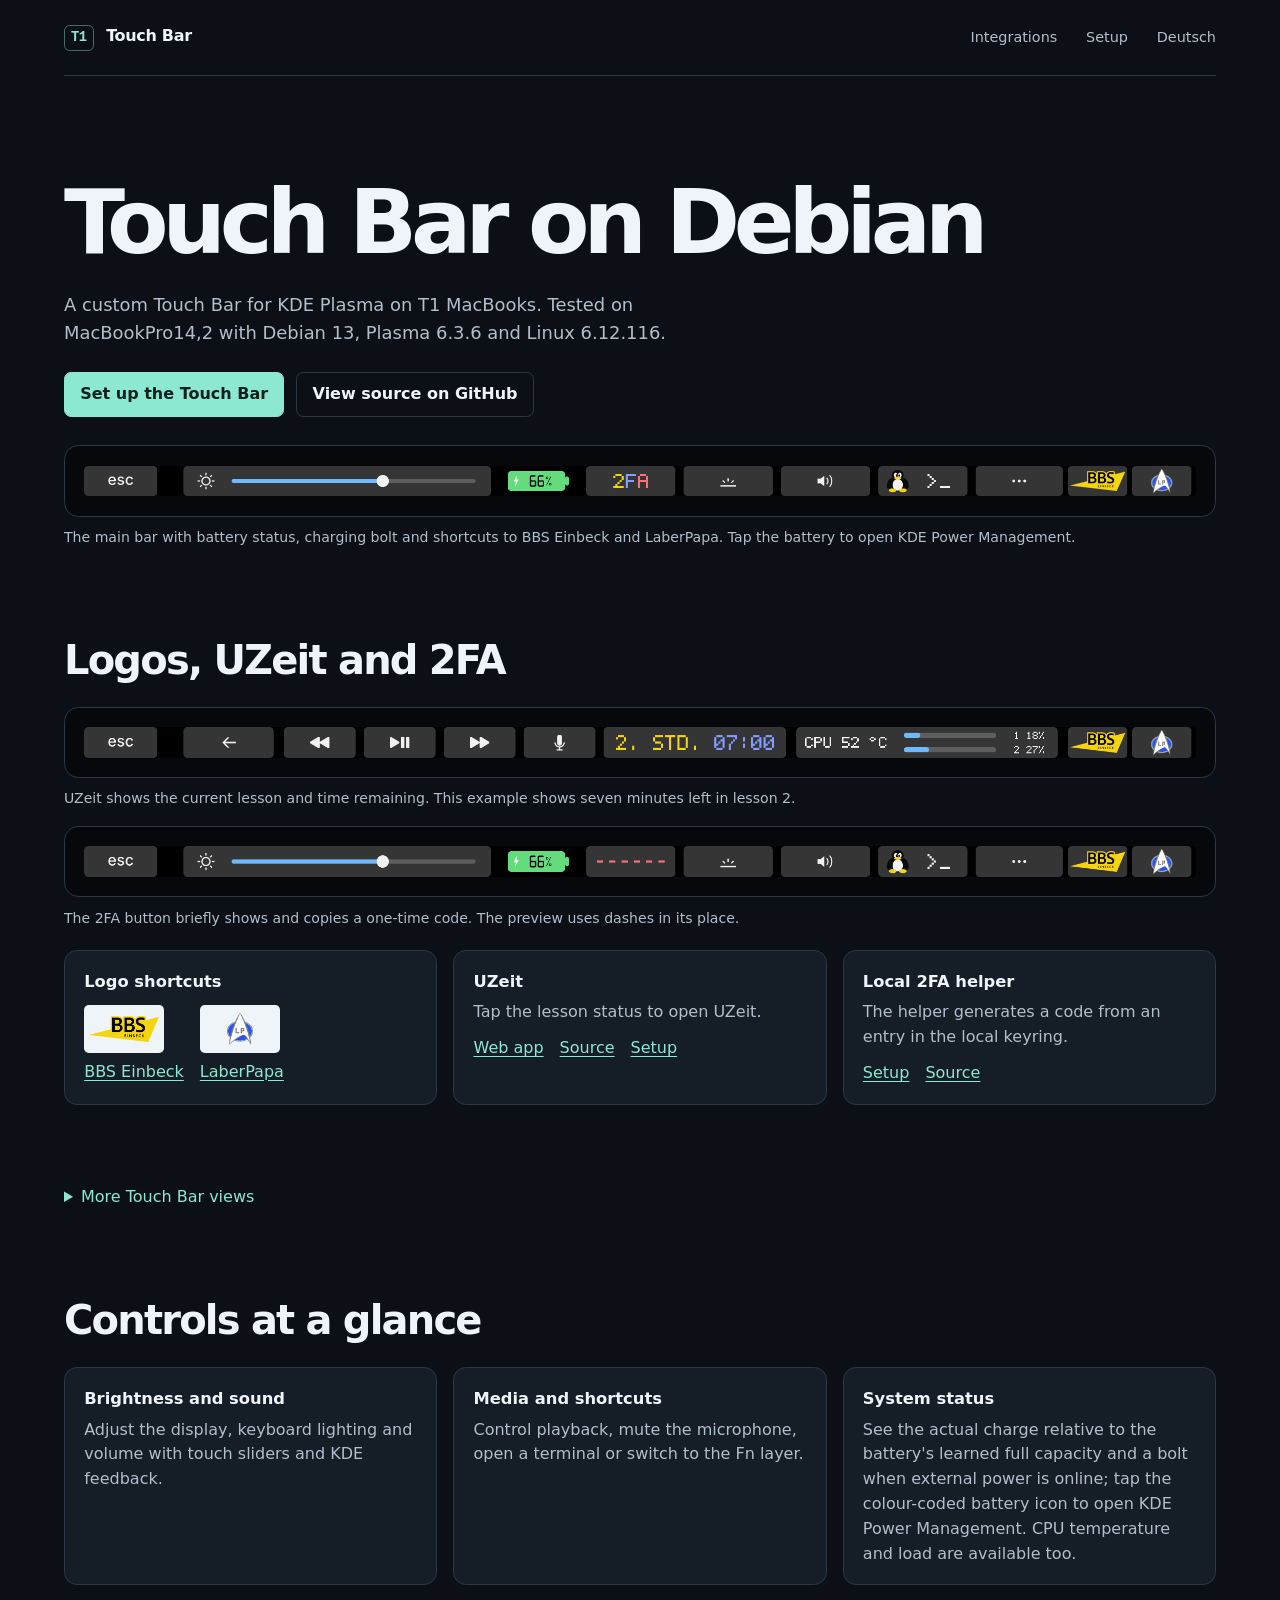
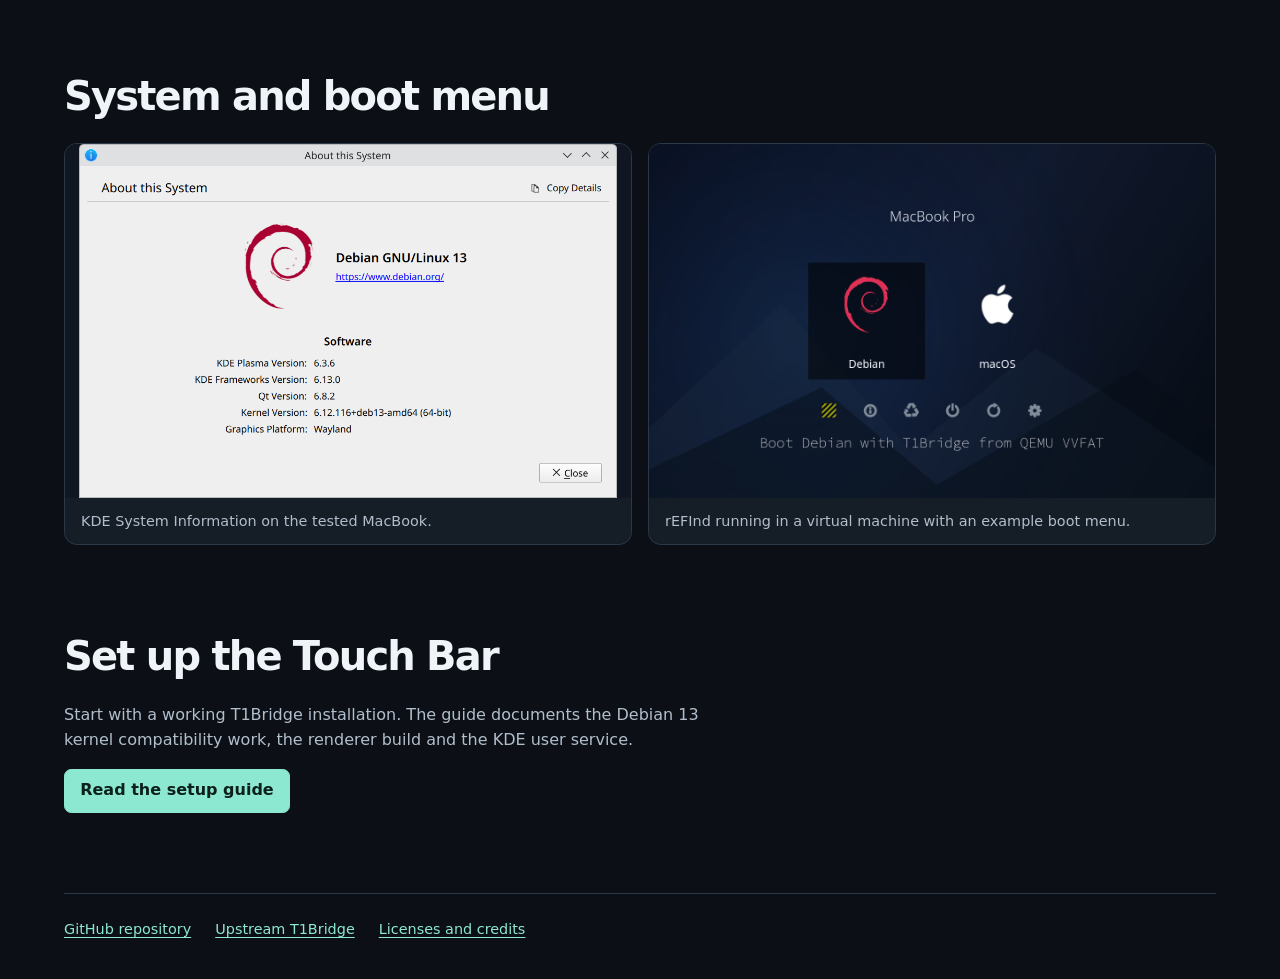
<file: docs/index.html>
<!doctype html>
<html lang="en">
<head>
  <meta charset="utf-8">
  <meta name="viewport" content="width=device-width, initial-scale=1">
  <meta name="description" content="A KDE Plasma Touch Bar renderer for T1 MacBooks running Debian.">
  <title>Touch Bar T1 for Debian and KDE</title>
  <link rel="stylesheet" href="style.css">
  <link rel="alternate" hreflang="de" href="de.html">
</head>
<body>
<header>
  <a class="brand" href="./"><span>T1</span> Touch Bar</a>
  <nav aria-label="Project navigation">
    <a href="#integrations">Integrations</a>
    <a href="#setup">Setup</a>
    <a href="de.html" lang="de" hreflang="de">Deutsch</a>
  </nav>
</header>
<main>
  <div class="hero">
    <h1>Touch Bar on Debian</h1>
    <p>A custom Touch Bar for KDE Plasma on T1 MacBooks. Tested on MacBookPro14,2 with Debian 13, Plasma 6.3.6 and Linux 6.12.116.</p>
    <div class="buttons">
      <a class="button primary" href="#setup">Set up the Touch Bar</a>
      <a class="button" href="https://github.com/mail896/touchbar_t1_project">View source on GitHub</a>
    </div>
  </div>
  <figure>
    <div class="touchbar"><a href="assets/touchbar-branded.png"><img src="assets/touchbar-branded.png" width="2170" height="60" alt="Touch Bar with brightness slider, colour-coded battery icon and black percentage, 2FA button, terminal, and BBS Einbeck and LaberPapa logos"></a></div>
    <figcaption class="caption">The main bar with battery status, charging bolt and shortcuts to BBS Einbeck and LaberPapa. Tap the battery to open KDE Power Management.</figcaption>
  </figure>
  <section aria-labelledby="integrations">
    <h2 id="integrations">Logos, UZeit and 2FA</h2>
    <div class="integration-views">
      <figure>
        <div class="touchbar"><a href="assets/touchbar-branded-tools.png"><img src="assets/touchbar-branded-tools.png" width="2170" height="60" alt="Tools view with media controls, UZeit and CPU status"></a></div>
        <figcaption class="caption">UZeit shows the current lesson and time remaining. This example shows seven minutes left in lesson 2.</figcaption>
      </figure>
      <figure>
        <div class="touchbar"><a href="assets/touchbar-branded-code.png"><img src="assets/touchbar-branded-code.png" width="2170" height="60" alt="2FA display with dashes standing in for a one-time code"></a></div>
        <figcaption class="caption">The 2FA button briefly shows and copies a one-time code. The preview uses dashes in its place.</figcaption>
      </figure>
    </div>
    <div class="grid integration-grid">
      <article class="card">
        <h3>Logo shortcuts</h3>
        <div class="logo-links">
          <a href="https://bbs-einbeck.de"><img src="assets/bbs-einbeck.png" alt="">BBS Einbeck</a>
          <a href="https://github.com/mail896/"><img src="assets/laberpapa.png" alt="">LaberPapa</a>
        </div>
      </article>
      <article class="card">
        <h3>UZeit</h3>
        <p>Tap the lesson status to open UZeit.</p>
        <div class="related-links"><a href="https://apps.bbs-einbeck.de/uzeit/">Web app</a><a href="https://github.com/mail896/bbs_unterrichtszeit_public">Source</a><a href="https://github.com/mail896/touchbar_t1_project/blob/main/guides/uzeit.en.md">Setup</a></div>
      </article>
      <article class="card">
        <h3>Local 2FA helper</h3>
        <p>The helper generates a code from an entry in the local keyring.</p>
        <div class="related-links"><a href="https://github.com/mail896/touchbar_t1_project/blob/main/guides/2fa.en.md">Setup</a><a href="https://github.com/mail896/touchbar_t1_project/blob/main/libexec/t1bridge-totp">Source</a></div>
      </article>
    </div>
  </section>
  <details class="bar-states">
    <summary>More Touch Bar views</summary>
    <figure>
      <div class="touchbar"><a href="assets/touchbar-volume.png"><img src="assets/touchbar-volume.png" alt="Touch Bar volume slider and mute button"></a></div>
      <figcaption class="caption">Volume slider</figcaption>
    </figure>
    <figure>
      <div class="touchbar"><a href="assets/touchbar-tools.png"><img src="assets/touchbar-tools.png" alt="Touch Bar media controls, microphone mute and CPU status"></a></div>
      <figcaption class="caption">Media controls and system status</figcaption>
    </figure>
  </details>
  <section aria-labelledby="controls">
    <h2 id="controls">Controls at a glance</h2>
    <div class="grid">
      <article class="card"><h3>Brightness and sound</h3><p>Adjust the display, keyboard lighting and volume with touch sliders and KDE feedback.</p></article>
      <article class="card"><h3>Media and shortcuts</h3><p>Control playback, mute the microphone, open a terminal or switch to the Fn layer.</p></article>
      <article class="card"><h3>System status</h3><p>See the actual charge relative to the battery's learned full capacity and a bolt when external power is online; tap the colour-coded battery icon to open KDE Power Management. CPU temperature and load are available too.</p></article>
    </div>
  </section>
  <section aria-labelledby="screens">
    <h2 id="screens">System and boot menu</h2>
    <div class="gallery">
      <figure>
        <a href="assets/debian-kde.png"><img src="assets/debian-kde.png" loading="lazy" width="1030" height="676" alt="KDE About this System window showing Debian 13, Plasma 6.3.6 and Linux 6.12.116"></a>
        <figcaption>KDE System Information on the tested MacBook.</figcaption>
      </figure>
      <figure>
        <a href="assets/bootloader.png"><img src="assets/bootloader.png" loading="lazy" width="1280" height="800" alt="Graphical rEFInd menu with Debian and macOS entries"></a>
        <figcaption>rEFInd running in a virtual machine with an example boot menu.</figcaption>
      </figure>
    </div>
  </section>
  <section class="setup" id="setup">
    <h2>Set up the Touch Bar</h2>
    <p>Start with a working T1Bridge installation. The guide documents the Debian 13 kernel compatibility work, the renderer build and the KDE user service.</p>
    <a class="button primary" href="https://github.com/mail896/touchbar_t1_project/blob/main/guides/setup.en.md">Read the setup guide</a>
  </section>
</main>
<footer>
  <a href="https://github.com/mail896/touchbar_t1_project">GitHub repository</a>
  <a href="https://github.com/standardagents/t1bridge">Upstream T1Bridge</a>
  <a href="https://github.com/mail896/touchbar_t1_project/blob/main/THIRD_PARTY_NOTICES.md">Licenses and credits</a>
</footer>
</body>
</html>
</file>
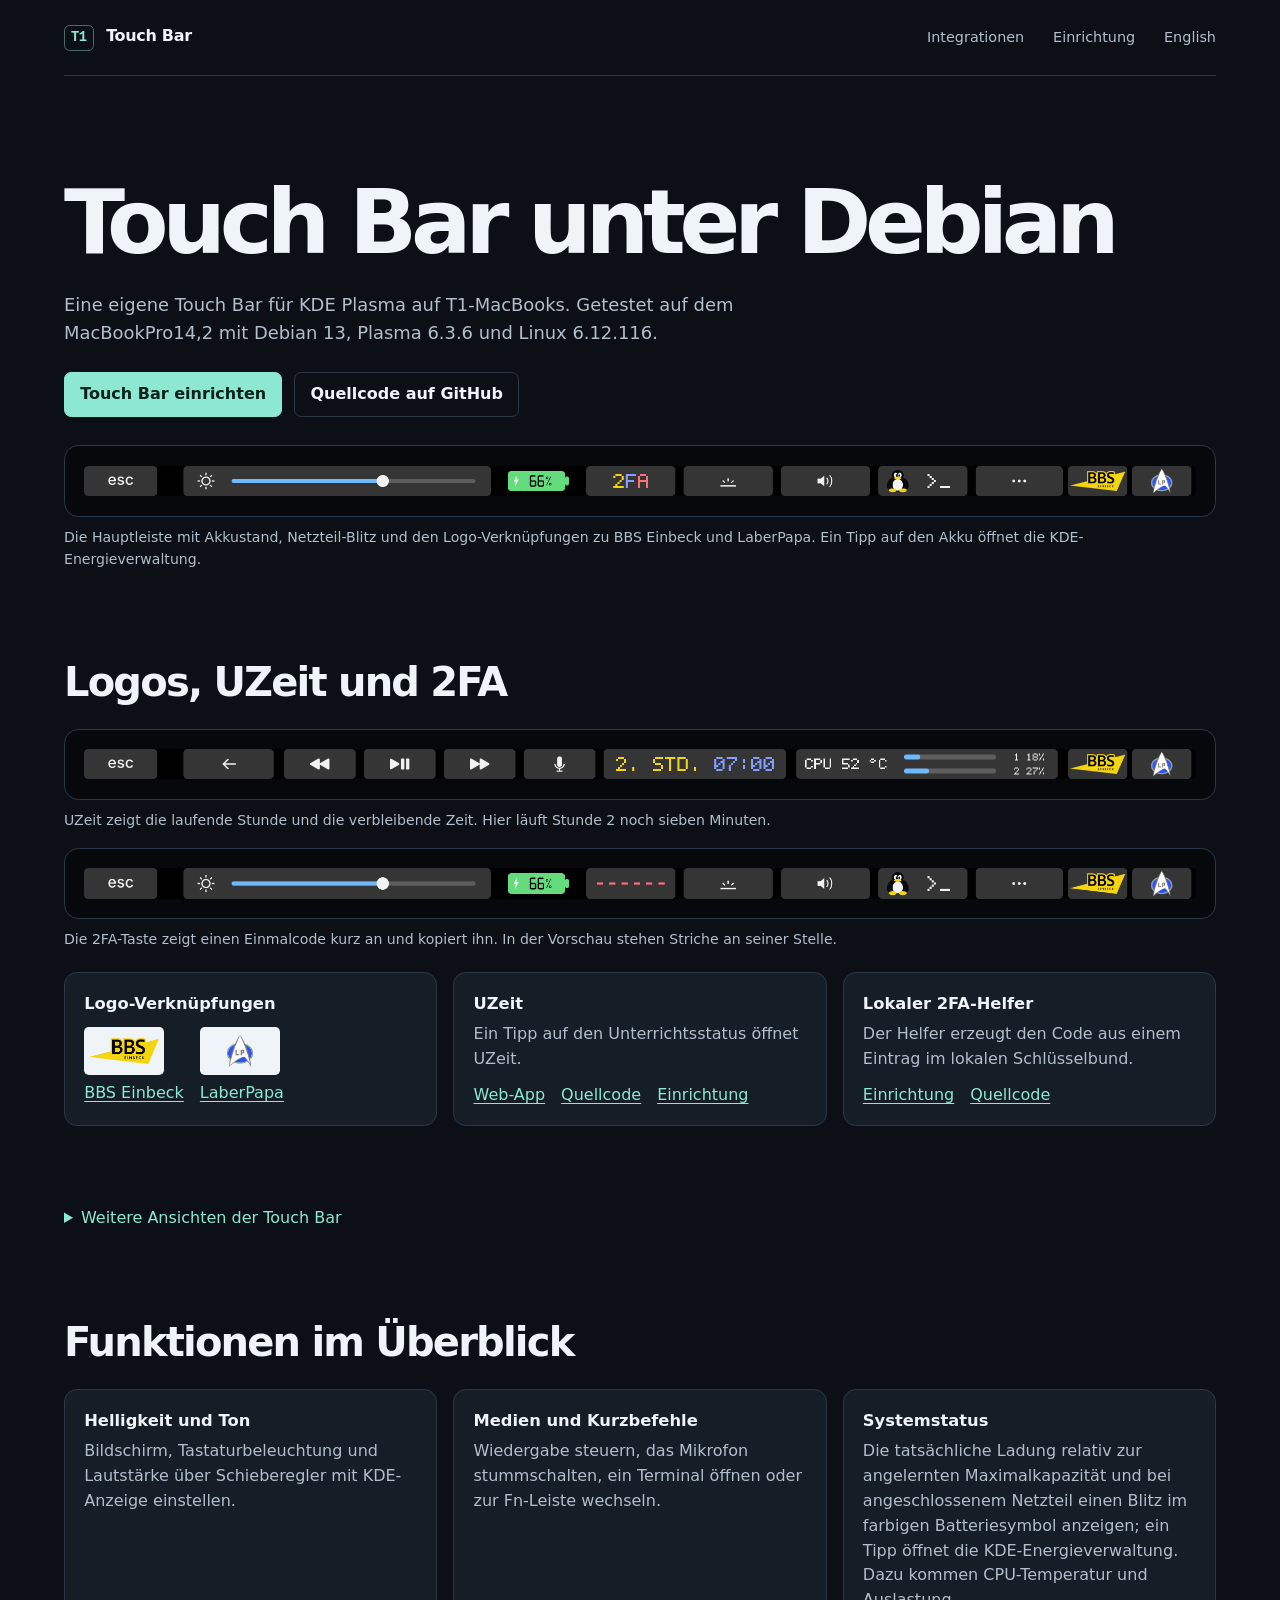
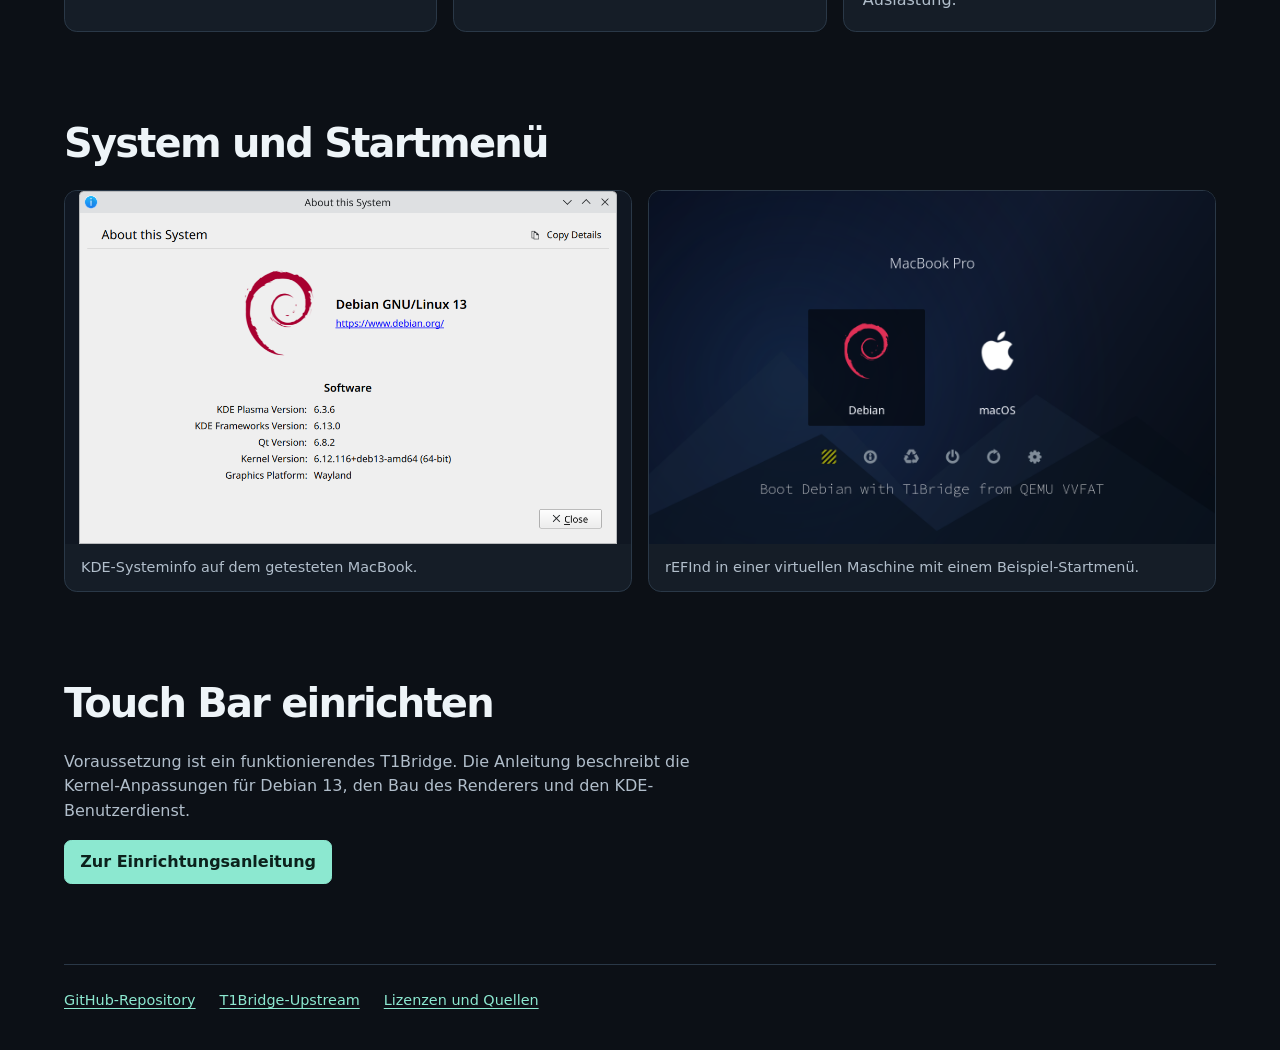
<file: docs/de.html>
<!doctype html>
<html lang="de">
<head>
  <meta charset="utf-8">
  <meta name="viewport" content="width=device-width, initial-scale=1">
  <meta name="description" content="Ein KDE-Plasma-Renderer für die Touch Bar von T1-MacBooks unter Debian.">
  <title>Touch Bar T1 für Debian und KDE</title>
  <link rel="stylesheet" href="style.css">
  <link rel="alternate" hreflang="en" href="./">
</head>
<body>
<header>
  <a class="brand" href="de.html"><span>T1</span> Touch Bar</a>
  <nav aria-label="Projektnavigation">
    <a href="#integrationen">Integrationen</a>
    <a href="#einrichtung">Einrichtung</a>
    <a href="./" lang="en" hreflang="en">English</a>
  </nav>
</header>
<main>
  <div class="hero">
    <h1>Touch Bar unter Debian</h1>
    <p>Eine eigene Touch Bar für KDE Plasma auf T1-MacBooks. Getestet auf dem MacBookPro14,2 mit Debian 13, Plasma 6.3.6 und Linux 6.12.116.</p>
    <div class="buttons">
      <a class="button primary" href="#einrichtung">Touch Bar einrichten</a>
      <a class="button" href="https://github.com/mail896/touchbar_t1_project">Quellcode auf GitHub</a>
    </div>
  </div>
  <figure>
    <div class="touchbar"><a href="assets/touchbar-branded.png"><img src="assets/touchbar-branded.png" width="2170" height="60" alt="Touch Bar mit Helligkeitsregler, farbigem Batteriesymbol samt schwarzem Prozentwert, 2FA-Taste, Terminal und den Logos von BBS Einbeck und LaberPapa"></a></div>
    <figcaption class="caption">Die Hauptleiste mit Akkustand, Netzteil-Blitz und den Logo-Verknüpfungen zu BBS Einbeck und LaberPapa. Ein Tipp auf den Akku öffnet die KDE-Energieverwaltung.</figcaption>
  </figure>
  <section aria-labelledby="integrationen">
    <h2 id="integrationen">Logos, UZeit und 2FA</h2>
    <div class="integration-views">
      <figure>
        <div class="touchbar"><a href="assets/touchbar-branded-tools.png"><img src="assets/touchbar-branded-tools.png" width="2170" height="60" alt="Werkzeugleiste mit Medientasten, UZeit und CPU-Anzeige"></a></div>
        <figcaption class="caption">UZeit zeigt die laufende Stunde und die verbleibende Zeit. Hier läuft Stunde 2 noch sieben Minuten.</figcaption>
      </figure>
      <figure>
        <div class="touchbar"><a href="assets/touchbar-branded-code.png"><img src="assets/touchbar-branded-code.png" width="2170" height="60" alt="2FA-Anzeige mit Strichen als Platzhalter für den Einmalcode"></a></div>
        <figcaption class="caption">Die 2FA-Taste zeigt einen Einmalcode kurz an und kopiert ihn. In der Vorschau stehen Striche an seiner Stelle.</figcaption>
      </figure>
    </div>
    <div class="grid integration-grid">
      <article class="card">
        <h3>Logo-Verknüpfungen</h3>
        <div class="logo-links">
          <a href="https://bbs-einbeck.de"><img src="assets/bbs-einbeck.png" alt="">BBS Einbeck</a>
          <a href="https://github.com/mail896/"><img src="assets/laberpapa.png" alt="">LaberPapa</a>
        </div>
      </article>
      <article class="card">
        <h3>UZeit</h3>
        <p>Ein Tipp auf den Unterrichtsstatus öffnet UZeit.</p>
        <div class="related-links"><a href="https://apps.bbs-einbeck.de/uzeit/">Web-App</a><a href="https://github.com/mail896/bbs_unterrichtszeit_public">Quellcode</a><a href="https://github.com/mail896/touchbar_t1_project/blob/main/guides/uzeit.de.md">Einrichtung</a></div>
      </article>
      <article class="card">
        <h3>Lokaler 2FA-Helfer</h3>
        <p>Der Helfer erzeugt den Code aus einem Eintrag im lokalen Schlüsselbund.</p>
        <div class="related-links"><a href="https://github.com/mail896/touchbar_t1_project/blob/main/guides/2fa.de.md">Einrichtung</a><a href="https://github.com/mail896/touchbar_t1_project/blob/main/libexec/t1bridge-totp">Quellcode</a></div>
      </article>
    </div>
  </section>
  <details class="bar-states">
    <summary>Weitere Ansichten der Touch Bar</summary>
    <figure>
      <div class="touchbar"><a href="assets/touchbar-volume.png"><img src="assets/touchbar-volume.png" alt="Touch-Bar-Schieberegler für die Lautstärke mit Stummschalttaste"></a></div>
      <figcaption class="caption">Lautstärkeregler</figcaption>
    </figure>
    <figure>
      <div class="touchbar"><a href="assets/touchbar-tools.png"><img src="assets/touchbar-tools.png" alt="Medientasten, Mikrofon-Stummschaltung und CPU-Status auf der Touch Bar"></a></div>
      <figcaption class="caption">Medientasten und Systemstatus</figcaption>
    </figure>
  </details>
  <section aria-labelledby="bedienung">
    <h2 id="bedienung">Funktionen im Überblick</h2>
    <div class="grid">
      <article class="card"><h3>Helligkeit und Ton</h3><p>Bildschirm, Tastaturbeleuchtung und Lautstärke über Schieberegler mit KDE-Anzeige einstellen.</p></article>
      <article class="card"><h3>Medien und Kurzbefehle</h3><p>Wiedergabe steuern, das Mikrofon stummschalten, ein Terminal öffnen oder zur Fn-Leiste wechseln.</p></article>
      <article class="card"><h3>Systemstatus</h3><p>Die tatsächliche Ladung relativ zur angelernten Maximalkapazität und bei angeschlossenem Netzteil einen Blitz im farbigen Batteriesymbol anzeigen; ein Tipp öffnet die KDE-Energieverwaltung. Dazu kommen CPU-Temperatur und Auslastung.</p></article>
    </div>
  </section>
  <section aria-labelledby="bilder">
    <h2 id="bilder">System und Startmenü</h2>
    <div class="gallery">
      <figure>
        <a href="assets/debian-kde.png"><img src="assets/debian-kde.png" loading="lazy" width="1030" height="676" alt="KDE-Systeminfo mit Debian 13, Plasma 6.3.6 und Linux 6.12.116"></a>
        <figcaption>KDE-Systeminfo auf dem getesteten MacBook.</figcaption>
      </figure>
      <figure>
        <a href="assets/bootloader.png"><img src="assets/bootloader.png" loading="lazy" width="1280" height="800" alt="Grafisches rEFInd-Menü mit Einträgen für Debian und macOS"></a>
        <figcaption>rEFInd in einer virtuellen Maschine mit einem Beispiel-Startmenü.</figcaption>
      </figure>
    </div>
  </section>
  <section class="setup" id="einrichtung">
    <h2>Touch Bar einrichten</h2>
    <p>Voraussetzung ist ein funktionierendes T1Bridge. Die Anleitung beschreibt die Kernel-Anpassungen für Debian 13, den Bau des Renderers und den KDE-Benutzerdienst.</p>
    <a class="button primary" href="https://github.com/mail896/touchbar_t1_project/blob/main/guides/setup.de.md">Zur Einrichtungsanleitung</a>
  </section>
</main>
<footer>
  <a href="https://github.com/mail896/touchbar_t1_project">GitHub-Repository</a>
  <a href="https://github.com/standardagents/t1bridge">T1Bridge-Upstream</a>
  <a href="https://github.com/mail896/touchbar_t1_project/blob/main/THIRD_PARTY_NOTICES.md">Lizenzen und Quellen</a>
</footer>
</body>
</html>
</file>
<file: docs/style.css>
:root {
  color-scheme: dark;
  --background: #0c1016;
  --panel: #151d27;
  --border: #2a3847;
  --text: #eef4f8;
  --muted: #b1becb;
  --accent: #8ce8d0;
  --content: 72rem;
  font-family: Inter, system-ui, sans-serif;
  line-height: 1.55;
}
* { box-sizing: border-box; }
body { margin: 0; color: var(--text); background: var(--background); }
a { color: var(--accent); text-underline-offset: .2em; }
a:hover { color: #fff; }
a:focus-visible { outline: 2px solid var(--accent); outline-offset: .25rem; }
img { display: block; width: 100%; height: auto; }
header, main, footer {
  width: min(var(--content), calc(100% - 3rem));
  margin-inline: auto;
}
header {
  display: flex;
  align-items: center;
  justify-content: space-between;
  min-height: 4.75rem;
  border-bottom: 1px solid var(--border);
  gap: 1rem;
}
header a { text-decoration: none; }
.brand { color: var(--text); font-weight: 720; letter-spacing: -.02em; }
.brand span {
  display: inline-block;
  margin-right: .45rem;
  padding: .12rem .37rem;
  border: 1px solid #446d66;
  border-radius: .35rem;
  color: var(--accent);
  font: 650 .86rem/1.5 "IBM Plex Mono", monospace;
}
nav { display: flex; flex-wrap: wrap; gap: clamp(.8rem, 3vw, 1.8rem); }
nav a { color: var(--muted); font-size: .9rem; }
.hero { padding: clamp(3.6rem, 8vw, 7rem) 0 1.8rem; }
.hero h1 {
  max-width: 18ch;
  margin: 0;
  font-size: clamp(2.7rem, 7vw, 5.9rem);
  font-weight: 750;
  letter-spacing: -.07em;
  line-height: .99;
}
.hero p { max-width: 61ch; margin: 1.5rem 0; color: var(--muted); font-size: 1.12rem; }
.buttons { display: flex; flex-wrap: wrap; gap: .75rem; margin-top: 1.6rem; }
.button {
  display: inline-flex;
  align-items: center;
  min-height: 2.75rem;
  padding: .55rem .95rem;
  border: 1px solid var(--border);
  border-radius: .45rem;
  color: var(--text);
  text-decoration: none;
  font-weight: 650;
}
.button.primary { color: #0c211c; background: var(--accent); border-color: var(--accent); }
.button.primary:hover { background: #c1f5e9; }
figure { margin: 0; }
.touchbar {
  overflow-x: auto;
  padding: clamp(.65rem, 2vw, 1.2rem);
  border: 1px solid var(--border);
  border-radius: .9rem;
  background: #06080b;
}
.touchbar img { min-width: 42rem; border-radius: .25rem; }
.caption { margin: .65rem 0 0; color: var(--muted); font-size: .88rem; }
.bar-states { margin-top: .9rem; }
.bar-states summary { width: fit-content; color: var(--accent); cursor: pointer; }
.bar-states figure { margin-top: 1rem; }
section { margin-block: clamp(3rem, 7vw, 5rem); }
h2 { margin: 0 0 1rem; font-size: clamp(1.55rem, 3.5vw, 2.5rem); letter-spacing: -.045em; }
.grid, .gallery {
  display: grid;
  gap: 1rem;
}
.grid { grid-template-columns: repeat(3, minmax(0, 1fr)); }
.gallery { grid-template-columns: repeat(2, minmax(0, 1fr)); }
.card, .gallery figure {
  background: var(--panel);
  border: 1px solid var(--border);
  border-radius: .8rem;
  overflow: hidden;
}
.card { padding: 1.1rem 1.2rem; }
.card h3 { margin: 0 0 .4rem; font-size: 1.02rem; }
.card p { margin: 0; color: var(--muted); }
.integration-views { display: grid; grid-template-columns: minmax(0, 1fr); gap: 1rem; }
.integration-grid { margin-top: 1.3rem; }
.logo-links, .related-links { display: flex; flex-wrap: wrap; gap: .7rem 1rem; margin-top: .7rem; }
.logo-links a { display: grid; align-content: start; gap: .4rem; }
.logo-links img {
  width: 5rem;
  height: 3rem;
  padding: .32rem;
  object-fit: contain;
  border-radius: .3rem;
  background: #eef4f8;
}
.gallery img { aspect-ratio: 16 / 10; object-fit: contain; background: #101722; }
.gallery figcaption { padding: .75rem 1rem; color: var(--muted); font-size: .9rem; }
.setup { max-width: 65ch; }
.setup p { color: var(--muted); }
footer {
  display: flex;
  flex-wrap: wrap;
  gap: .8rem 1.5rem;
  padding: 1.5rem 0 2.4rem;
  border-top: 1px solid var(--border);
  color: var(--muted);
  font-size: .9rem;
}
@media (max-width: 45rem) {
  header, main, footer { width: calc(100% - 2rem); }
  .grid, .gallery { grid-template-columns: 1fr; }
  .touchbar img { min-width: 37rem; }
}
</file>
